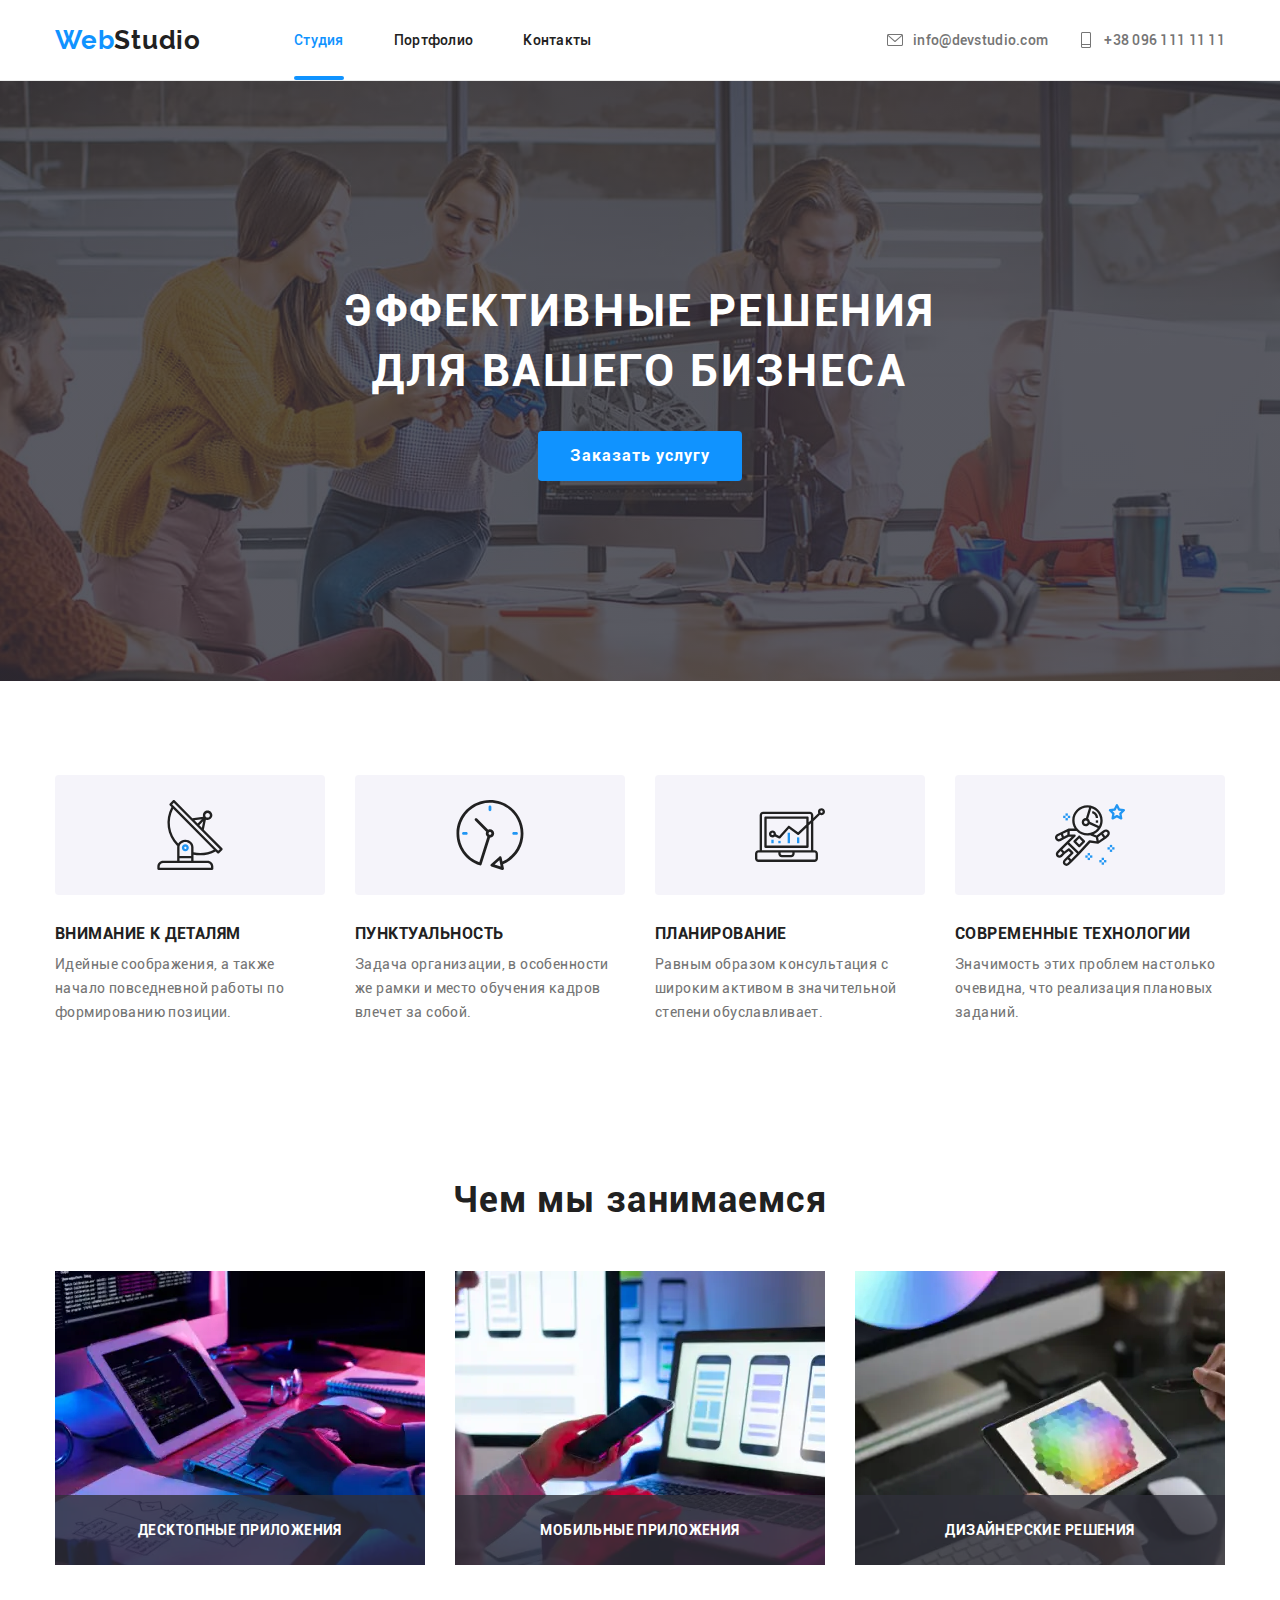
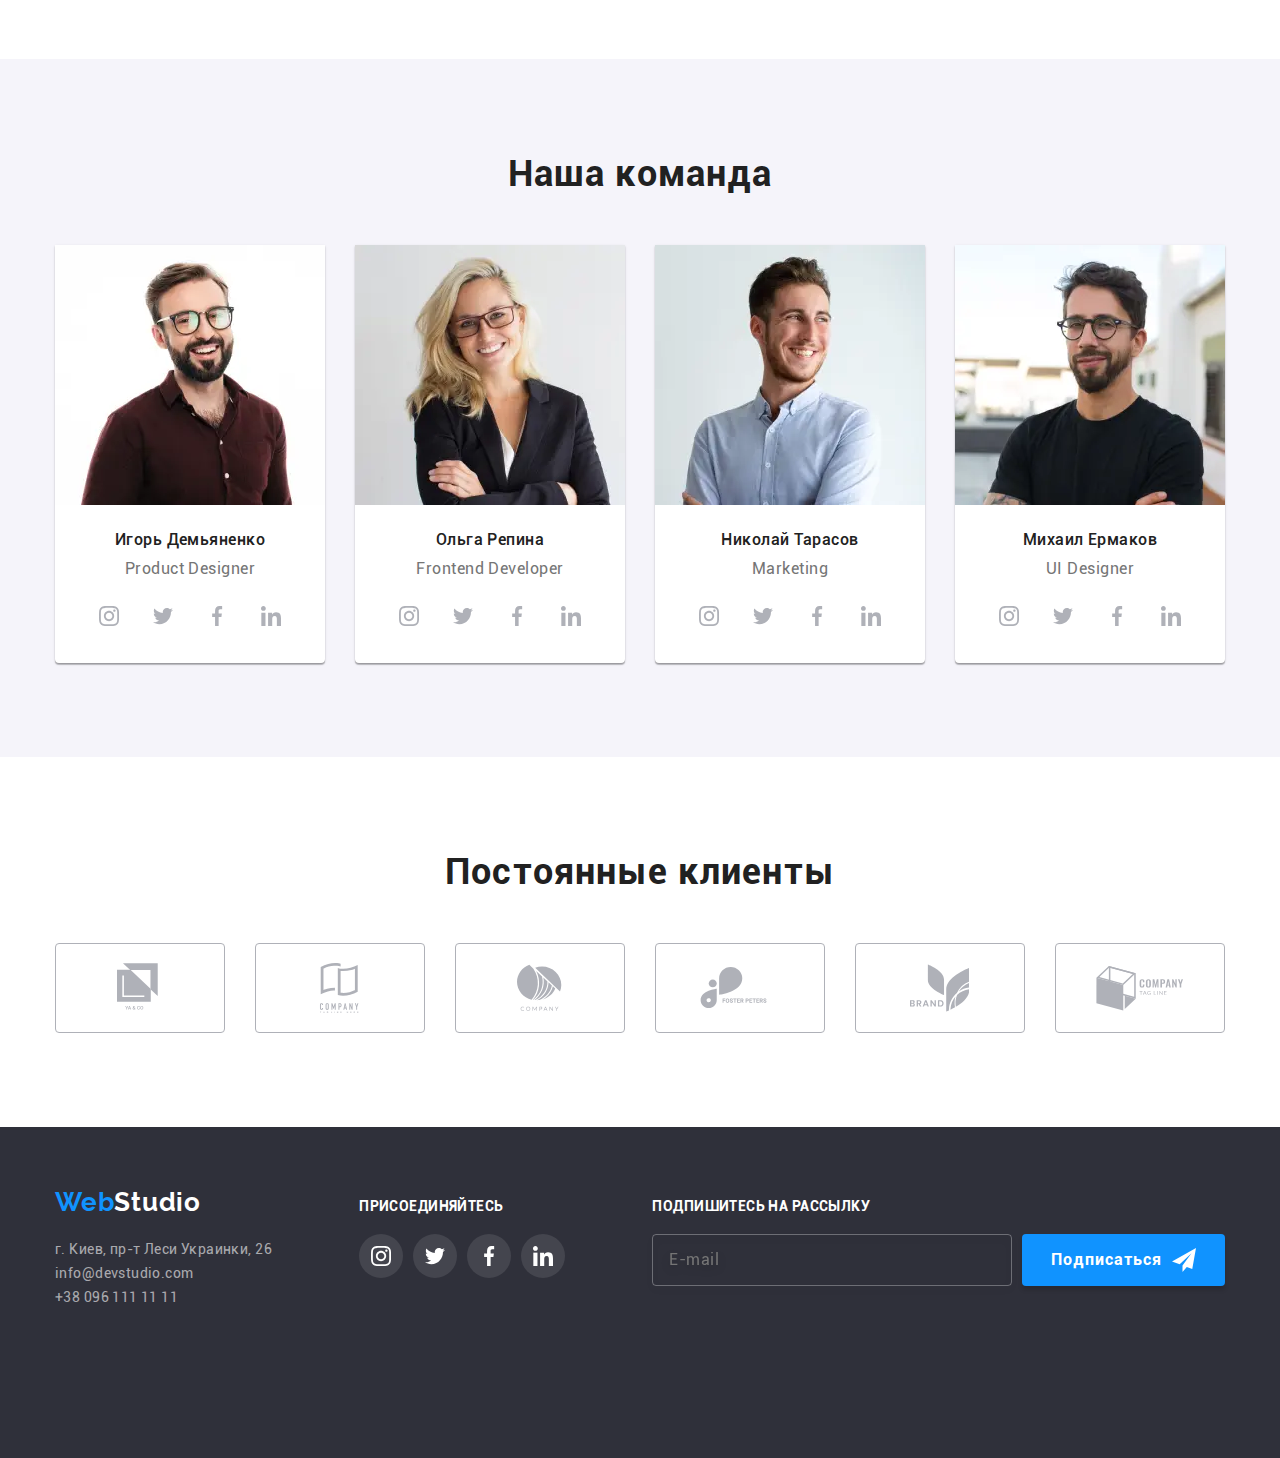
<file: index.html>
<!DOCTYPE html>
    <html lang="ru">

    <head>
        <meta charset="UTF-8">
        <meta name="viewport" content="width=device-width, initial-scale=1.0">
        <title>WebStudio</title>
        <link rel="stylesheet" href="css/normalize.css">
        <link rel="stylesheet" href="css/main.min.css">
    </head>

    <body>
        <header class="header__line">
            <div class="container header__block">
                <a href="index.html" class="header__logo" lang="en"><span>Web</span>Studio</a>
                <nav class="navigation">
                    <ul class="navigation-list">
                        <li class="navigation-list-item"><a href="index.html"
                                class="navigation-list-item-link transition action">Студия</a>
                        </li>
                        <li class="navigation-list-item"><a href="portfolio.html"
                                class="navigation-list-item-link transition">Портфолио</a></li>
                        <li class="navigation-list-item"><a href="#"
                                class="navigation-list-item-link transition">Контакты</a></li>
                    </ul>
                </nav>
                <address class="address">
                    <a href="mailto:info@devstudio.com" class="address-link" lang="en" aria-label="e-mail">
                        <svg class="address-link-icon">
                            <use href="img/header-img/sprite.svg#icon-e-mail-png"></use>
                        </svg>
                        info@devstudio.com
                    </a>
                    <a href="tel:+380961111111" class="address-link" aria-label="телефон">
                        <svg class="address-link-icon">
                            <use href="img/header-img/sprite.svg#icon-phone"></use>
                        </svg>
                        +38 096 111 11 11
                    </a>
                </address>
                <div class="navbars">
                    <button class="btn-open-menu" id="openMenu" type="button">
                        <svg class="openMenu-svg">
                            <use href="./img/burger/sprite.svg#icon-menu"></use>
                        </svg>
                    </button>
                    <nav class="navigation-media" id="menu">
                        <ul class="navigation-media-list">
                            <li class="navigation-media-list-item"><a href="index.html"
                                    class="navigation-media-list-item-link transition action">Студия</a>
                            </li>
                            <li class="navigation-media-list-item"><a href="portfolio.html"
                                    class="navigation-media-list-item-link transition">Портфолио</a></li>
                            <li class="navigation-media-list-item"><a href="#"
                                    class="navigation-media-list-item-link transition">Контакты</a></li>
                            <li class="navigation-media-list-item">
                                <address class="address-media">
                                    <a href="mailto:info@devstudio.com" class="address-media-link" lang="en" aria-label="e-mail">
                                        <svg class="address-link-icon">
                                            <use href="img/header-img/sprite.svg#icon-e-mail-png"></use>
                                        </svg>
                                        info@devstudio.com
                                    </a>
                                    <a href="tel:+380961111111" class="address-media-link" aria-label="телефон">
                                        <svg class="address-link-icon">
                                            <use href="img/header-img/sprite.svg#icon-phone"></use>
                                        </svg>
                                        +38 096 111 11 11
                                    </a>
                                </address>
                            </li>
                        </ul>
                    </nav>
                </div>
            </div>
        </header>
        <!-- HERO -->
        <section class="hero__img">
            <div class="container hero-block">
                <h1 class="hero-title">Эффективные решения <br> для вашего бизнеса</h1>
                <button type="button" class="btn transition" data-modal-open>Заказать услугу</button>
            </div>
        </section>
        <!-- Особенности -->
        <section class="container feature">
            <ul class="feature-list">
                <li class="feature-list-item antenna">
                    <h3 class="feature-list-item-title">Внимание к деталям</h3>
                    <p class="feature-list-item-text">Идейные соображения, а также начало повседневной работы по формированию позиции.</p>
                </li>
                <li class="feature-list-item clock">
                    <h3 class="feature-list-item-title">Пунктуальность</h3>
                    <p class="feature-list-item-text">Задача организации, в особенности же рамки и место обучения кадров влечет за собой.</p>
                </li>
                <li class="feature-list-item diagram">
                    <h3 class="feature-list-item-title">Планирование</h3>
                    <p class="feature-list-item-text">Равным образом консультация с широким активом в значительной степени обуславливает.</p>
                </li>
                <li class="feature-list-item astronaft">
                    <h3 class="feature-list-item-title">Современные технологии</h3>
                    <p class="feature-list-item-text">Значимость этих проблем настолько очевидна, что реализация плановых заданий.</p>
                </li>
            </ul>
        </section>
        <!-- Чем мы занимаемся -->
        <section class="engage__web-none container">
            <h2 class="title">Чем мы занимаемся</h2>
            <ul class="engage-list">
                <li class="engage-list-item">
                    <picture>
                        <source srcset="./img/engage/phone/img-desktop-phone-370.webp 1x, ./img/engage/phone/img-desktop-@x2-740.webp 2x" type="image/webp" media="(min-width: 1200px)">
                            <source srcset="./img/engage/phone/img-desktop-@x2-1.jpg 2x" media="(min-width: 1200px)">

                            <img src="./img/engage/phone/img-desktop-phone.jpg" alt="Десктопные приложения" width="370" height="294">
                    </picture>
                    <p class="engage-list-item-text">Десктопные приложения</p>
                </li>
                <li class="engage-list-item">
                    <picture>
                        <source srcset="img/engage/desktop/img-desktop-computer-370.webp 1x, img/engage/desktop/img-desktop-@x2-740.webp 2x" type="image/webp" media="(min-width: 1200px)">
                            <source srcset="img/engage/desktop/img-desktop-@x2-2.jpg 2x" media="(min-width: 1200px)">
                        <img src="img/engage/desktop/img-desktop-computer.jpg" alt="Мобильные приложения" width="370" height="294">
                    </picture>
                    <p class="engage-list-item-text">Мобильные приложения</p>
                </li>
                <li class="engage-list-item">
                    <picture>
                        <source srcset="img/engage/laptops/img-desktop-laptops-370.webp 1x, img/engage/laptops/img-desktop-@x2-740.webp 2x" type="image/webp" media="(min-width: 1200px)">
                            <source srcset="img/engage/laptops/img-desktop-@x2-3.jpg 2x" media="(min-width: 1200px)">
                        <img src="img/engage/laptops/img-desktop-laptops.jpg"   alt="Дизайнерские решения" width="370" height="294">
                    </picture>
                    <p class="engage-list-item-text">Дизайнерские решения</p>
                </li>
            </ul>
        </section>
        <!-- Наша команда -->
        <section class="command__bg-color command__box">
            <div class="container">
                <h2 class="title">Наша команда</h2>
                <ul class="team-list">
                    <li class="team-list-item">
                        <picture>
                                <source srcset="img/our-team/desktop/igor/img-desktop-Igor-Demyanenko-270.webp 1x, img/our-team/desktop/igor/img-desktop-@x2-540.webp 2x" type="image/webp" media="(min-width: 1200px)">
                                <source srcset="img/our-team/laptop/igor/img-laptop-354.webp 1x, img/our-team/laptop/igor/img-laptop-@x2-708.webp 2x" type="image/webp" media="(min-width: 768px)">
                                <source srcset="img/our-team/mobile/igor/img-mobile-450.webp 1x, img/our-team/mobile/igor/img-mobile-@x2-900.webp 2x" type="image/webp" >
                                <img class="team-photo"  
                                srcset="img/our-team/igor/mobile/img-mobile-1.jpg 450w, 
                                img/our-team/mobile/igor/img-mobile-@x2-1.jpg 900w,
                                img/our-team/laptop/igor/img-laptop-1.jpg 354w,
                                img/our-team/laptop/igor/img-laptop-@x2-1.jpg 708w,
                                img/our-team/desktop/igor/img-desktop-Igor-Demyanenko.jpg 270w, 
                                img/our-team/desktop/igor/img-desktop-@x2-1.jpg 540w"
                                src="img/our-team/mobile/igor/img-mobile-1.jpg" 
                                sizes="(min-width: 1200px) 270px, (min-width: 768px) 354px, 450px " alt="Игорь Демьяненко" width="450" height="460">    
                        </picture>
                        <div class="team-card">
                            <h3 class="team-name">Игорь Демьяненко</h3>
                            <p class="team-text" lang="en">Product Designer</p>
                            <ul class="team-list-icon">
                                <li class="team-list-item-icon"><a href="https://www.instagram.com/" target="_blank"
                                        aria-label="ссылка на инстаграм" class="social-link transition">
                                        <svg class="social-link-icon icon transition">
                                            <use href="img/our-team/sprite.svg#icon-instagram"></use>
                                        </svg>
                                    </a>
                                </li>
                                <li class="team-list-item-icon"><a href="#" target="_blank" aria-label="ссылка на твитер"
                                        class="social-link transition">
                                        <svg class="social-link-icon icon transition">
                                            <use href="img/our-team/sprite.svg#icon-twitter"></use>
                                        </svg>
                                    </a>
                                </li>
                                <li class="team-list-item-icon"><a href="#" target="_blank" aria-label="ссылка на фейсбук"
                                        class="social-link transition">
                                        <svg class="social-link-icon icon transition">
                                            <use href="img/our-team/sprite.svg#icon-facebook"></use>
                                        </svg>
                                    </a>
                                </li>
                                <li class="team-list-item-icon"><a href="#" target="_blank" aria-label="ссылка на линкедин"
                                        class="social-link transition">
                                        <svg class="social-link-icon icon transition">
                                            <use href="img/our-team/sprite.svg#icon-linkedin "></use>
                                        </svg>
                                    </a>
                                </li>
                            </ul>
                        </div>
                    </li>
                    <li class="team-list-item">
                        <picture>
                            <source srcset="img/our-team/desktop/olga/img-desktop-Olga-Repina-270.webp 1x, img/our-team/desktop/olga/img-desktop-@x2-540.webp 2x" type="image/webp" media="(min-width: 1200px)">
                            <source srcset="img/our-team/laptop/olga/img-laptop-354.webp 1x, img/our-team/laptop/olga/img-laptop-@x2-708.webp 2x" type="image/webp" media="(min-width: 768px)">
                            <source srcset="img/our-team/mobile/olga/img-mobile-450.webp 1x, img/our-team/mobile/olga/img-mobile-@x2-900.webp 2x" type="image/webp" >
                            <img class="team-photo"  
                            srcset="img/our-team/olga/mobile/img-mobile-1.jpg 450w,
                            img/our-team/mobile/olga/img-mobile-@x2-1.jpg 900w,
                            img/our-team/laptop/olga/img-laptop-1.jpg 354w, 
                            img/our-team/laptop/olga/img-laptop-@x2-1.jpg 708w,
                            img/our-team/desktop/olga/img-desktop-Olga-Repina.jpg 270w, 
                            img/our-team/desktop/olga/img-desktop-@x2-1.jpg 540w" 
                             src="img/our-team/olga/mobile/img-mobile-1.jpg"
                            sizes="(min-width: 1200px) 270px, (min-width: 768px) 354px, 450px" alt="Ольга Репина" width="450" height="460">    
                    </picture>
                        <div class="team-card">
                            <h3 class="team-name">Ольга Репина</h3>
                            <p class="team-text" lang="en">Frontend Developer</p>
                            <ul class="team-list-icon">
                                <li class="team-list-item-icon"><a href="https://www.instagram.com/" target="_blank"
                                        aria-label="ссылка на инстаграм" class="social-link transition">
                                        <svg class="social-link-icon icon transition">
                                            <use href="img/our-team/sprite.svg#icon-instagram"></use>
                                        </svg>
                                    </a>
                                </li>
                                <li class="team-list-item-icon"><a href="#" target="_blank" aria-label="ссылка на твитер"
                                        class="social-link transition">
                                        <svg class="social-link-icon icon transition">
                                            <use href="img/our-team/sprite.svg#icon-twitter"></use>
                                        </svg>
                                    </a>
                                </li>
                                <li class="team-list-item-icon"><a href="#" target="_blank" aria-label="ссылка на фейсбук"
                                        class="social-link transition">
                                        <svg class="social-link-icon icon transition">
                                            <use href="img/our-team/sprite.svg#icon-facebook"></use>
                                        </svg>
                                    </a>
                                </li>
                                <li class="team-list-item-icon"><a href="#" target="_blank" aria-label="ссылка на линкедин"
                                        class="social-link transition">
                                        <svg class="social-link-icon icon transition">
                                            <use href="img/our-team/sprite.svg#icon-linkedin"></use>
                                        </svg>
                                    </a>
                                </li>
                            </ul>
                        </div>
                    </li>
                    <li class="team-list-item">
                        <picture>
                            <source srcset="img/our-team/desktop/nikolay/img-desktop-Nikolay-Tarasov-270.webp 1x, img/our-team/desktop/nikolay/img-desktop-@x2-540.webp 2x" type="image/webp" media="(min-width: 1200px)">
                            <source srcset="img/our-team/laptop/nikolay/img-laptop-354.webp 1x, img/our-team/laptop/nikolay/img-laptop-@x2-708.webp 2x" type="image/webp" media="(min-width: 768px)">
                            <source srcset="img/our-team/mobile/nikolay/img-mobile-450.webp 1x, img/our-team/mobile/nikolay/img-mobile-@x2-900.webp 2x" type="image/webp" >
                            <img class="team-photo"  
                            srcset="img/our-team/nikolay/mobile/img-mobile-1.jpg 450w, 
                            img/our-team/mobile/nikolay/img-mobile-@x2-1.jpg 900w,
                            img/our-team/laptop/nikolay/img-laptop-1.jpg 354w, 
                            img/our-team/laptop/nikolay/img-laptop-@x2-1.jpg 708w,
                            img/our-team/desktop/nikolay/img-desktop-Nikolay-Tarasov.jpg 270w, 
                            img/our-team/desktop/nikolay/img-desktop-@x2-1.jpg 540w"
                            src="img/our-team/nikolay/mobile/img-mobile-1.jpg"  
                            sizes="(min-width: 1200px) 270px, (min-width: 768px) 354px, 450px" alt="Николай Тарасов" width="450" height="460">    
                    </picture>
                        <div class="team-card">
                            <h3 class="team-name">Николай Тарасов</h3>
                            <p class="team-text" lang="en">Marketing</p>
                            <ul class="team-list-icon">
                                <li class="team-list-item-icon"><a href="https://www.instagram.com/" target="_blank"
                                        aria-label="ссылка на инстаграм" class="social-link transition">
                                        <svg class="social-link-icon icon transition">
                                            <use href="img/our-team/sprite.svg#icon-instagram"></use>
                                        </svg>
                                    </a>
                                </li>
                                <li class="team-list-item-icon"><a href="https://www.instagram.com/" target="_blank"
                                        aria-label="ссылка на твитер" class="social-link transition">
                                        <svg class="social-link-icon icon transition">
                                            <use href="img/our-team/sprite.svg#icon-twitter"></use>
                                        </svg>
                                    </a>
                                </li>
                                <li class="team-list-item-icon"><a href="https://www.instagram.com/" target="_blank"
                                        aria-label="ссылка на фейсбук" class="social-link transition">
                                        <svg class="social-link-icon icon transition">
                                            <use href="img/our-team/sprite.svg#icon-facebook"></use>
                                        </svg>
                                    </a>
                                </li>
                                <li class="team-list-item-icon"><a href="https://www.instagram.com/" target="_blank"
                                        aria-label="ссылка на линкедин" class="social-link transition">
                                        <svg class="social-link-icon icon transition">
                                            <use href="img/our-team/sprite.svg#icon-linkedin"></use>
                                        </svg>
                                    </a>
                                </li>
                            </ul>
                        </div>
                    </li>
                    <li class="team-list-item">
                        <picture>
                            <source srcset="img/our-team/desktop/mikhail/img-desktop-Mikhail-Ermakov-270.webp 1x, img/our-team/desktop/mikhail/img-desktop-@x2-540.webp 2x" type="image/webp" media="(min-width: 1200px)">
                            <source srcset="img/our-team/laptop/mikhail/img-laptop-354.webp 1x, img/our-team/laptop/mikhail/img-laptop-@x2-708.webp 2x" type="image/webp" media="(min-width: 768px)">
                            <source srcset="img/our-team/mobile/mikhail/img-mobile-450.webp 1x, img/our-team/mobile/mikhail/img-mobile-@x2-900.webp 2x" type="image/webp" >
                            <img class="team-photo"  
                            srcset="img/our-team/mikhail/mobile/img-mobile-1.jpg 450w, 
                            img/our-team/mobile/mikhail/img-mobile-@x2-1.jpg 900w,
                            img/our-team/laptop/mikhail/img-laptop-1.jpg 354w, 
                            img/our-team/laptop/mikhail/img-laptop-@x2-1.jpg 708w,
                            img/our-team/desktop/mikhail/img-desktopMikhail-Ermakov.jpg 270w, 
                            img/our-team/desktop/mikhail/img-desktop-@x2-1.jpg 540w" 
                            src="img/our-team/mikhail/mobile/img-mobile-1.jpg"
                            sizes="(min-width: 1200px) 270px, (min-width: 768px) 354px, 450px" alt="" width="450" height="460">    
                    </picture>
                        <div class="team-card">
                            <h3 class="team-name">Михаил Ермаков</h3>
                            <p class="team-text" lang="en">UI Designer</p>
                            <ul class="team-list-icon">
                                <li class="team-list-item-icon"><a href="https://www.instagram.com/" target="_blank"
                                        aria-label="ссылка на инстаграм" class="social-link  transition">
                                        <svg class="social-link-icon icon transition">
                                            <use href="img/our-team/sprite.svg#icon-instagram"></use>
                                        </svg>
                                    </a>
                                </li>
                                <li class="team-list-item-icon"><a href="#" target="_blank" aria-label="ссылка на твитер"
                                        class="social-link transition">
                                        <svg class="social-link-icon icon transition">
                                            <use href="img/our-team/sprite.svg#icon-twitter"></use>
                                        </svg>
                                    </a>
                                </li>
                                <li class="team-list-item-icon"><a href="#" target="_blank" aria-label="ссылка на фейсбук"
                                        class="social-link transition">
                                        <svg class="social-link-icon icon transition">
                                            <use href="img/our-team/sprite.svg#icon-facebook"></use>
                                        </svg>
                                    </a>
                                </li>
                                <li class="team-list-item-icon">
                                    <a href="#" target="_blank" aria-label="ссылка на линкедин"
                                        class="social-link transition">
                                        <svg class="social-link-icon icon transition">
                                            <use href="img/our-team/sprite.svg#icon-linkedin"></use>
                                        </svg>
                                    </a>
                                </li>
                            </ul>
                        </div>
                    </li>
                </ul>
            </div>
        </section>
        <!-- Постоянные клиенты -->
        <section class="container clients">
            <h2 class="title">Постоянные клиенты</h2>
            <ul class="client-list">
                <li class="client-list-item">
                    <a href="#" class="client-item-list-link transition">
                        <svg class="client-item-list-link-icon transition">
                            <use href='img/clients/sprite.svg#icon-logo-1'></use>
                        </svg>
                    </a>
                </li>
                <li class="client-list-item">
                    <a href="#" class="client-item-list-link transition">
                        <svg class="client-item-list-link-icon transition">
                            <use href='img/clients/sprite.svg#icon-logo-2'></use>
                        </svg>
                    </a>
                </li>
                <li class="client-list-item">
                    <a href="#" class="client-item-list-link transition">
                        <svg class="client-item-list-link-icon transition">
                            <use href='img/clients/sprite.svg#icon-logo-3'></use>
                        </svg>
                    </a>
                </li>
                <li class="client-list-item">
                    <a href="#" class="client-item-list-link transition">
                        <svg class="client-item-list-link-icon transition icon-logo-four">
                            <use href='img/clients/sprite.svg#icon-logo-4'></use>
                        </svg>
                    </a>
                </li>
                <li class="client-list-item">
                    <a href="#" class="client-item-list-link transition">
                        <svg class="client-item-list-link-icon transition icon-logo-five">
                            <use href='img/clients/sprite.svg#icon-logo-5'></use>
                        </svg>
                    </a>
                </li>
                <li class="client-list-item">
                    <a href="#" class="client-item-list-link transition">
                        <svg class="client-item-list-link-icon transition icon-logo-six">
                            <use href='img/clients/sprite.svg#icon-logo-6'></use>
                        </svg>
                    </a>
                </li>
            </ul>
        </section>
        <!-- Подвал -->
        <footer class="footer__bg-color">
            <div class="container footer__padding">
                <ul class="basement-list">
                    <li  class="basement-list-item">
                        <a href="index.html" class="footer__logo" lang="en"><span>Web</span>Studio</a>

                        <ul class="footer-list">
                            <li class="footer-list-item">
                                <a href="https://goo.gl/maps/f4CxtmbZ2HZMkBD38" target="_blank" aria-label="адрес"
                                    class="footer-list-item-link transition">г. Киев,
                                    пр-т Леси Украинки, 26</a>
                            </li>
                            <li class="footer-list-item">
                                <a href="mailto:info@devstudio.com" lang="en" class="footer-list-item-link transition"
                                    aria-label="e-mail">
                                    info@devstudio.com</a>
                            </li>
                            <li class="footer-list-item">
                                <a href="tel:+380961111111" class="footer-list-item-link transition" aria-label="телефон">
                                    +38 096 111 11 11</a>
                            </li>
                        </ul>
                    </li>
                    <li class="basement-list-item">
                        <p class="social-list-item">присоединяйтесь</p>
                        <ul class="social-list-icon">
                            <li class="social-list-items"><a href="https://www.instagram.com/" target="_blank"
                                    aria-label="ссылка на инстаграм" class="footer-social-link social-link transition">
                                    <svg class="footer-social-link-icon social-link-icon icon transition">
                                        <use href="img/our-team/sprite.svg#icon-instagram"></use>
                                    </svg>
                                </a></li>
                            <li class="social-list-items"><a href="https://twitter.com/?lang=ru" target="_blank"
                                    aria-label="ссылка на твитер" class="footer-social-link social-link transition">
                                    <svg class="footer-social-link-icon social-link-icon icon transition">
                                        <use href="img/our-team/sprite.svg#icon-twitter"></use>
                                    </svg>
                                </a></li>
                            <li class="social-list-items"><a href="https://www.facebook.com/" target="_blank"
                                    aria-label="ссылка на фейсбук" class="footer-social-link social-link transition">
                                    <svg class="footer-social-link-icon social-link-icon icon transition">
                                        <use href="img/our-team/sprite.svg#icon-facebook"></use>
                                    </svg>
                                </a></li>
                            <li class="social-list-items"><a href="https://www.linkedin.com/" target="_blank"
                                    aria-label="ссылка на линкедин" class="footer-social-link social-link transition">
                                    <svg class="footer-social-link-icon social-link-icon icon transition">
                                        <use href="img/our-team/sprite.svg#icon-linkedin"></use>
                                    </svg>
                                </a></li>
                        </ul>
                    </li>
                    <li class="basement-list-item">
                        <p class="e-mail__text">Подпишитесь на рассылку</p>
                        <form action="#" class="e-mail-list">
                            <input type="email" name="email" required placeholder="E-mail"
                                class="e-mail-list-input">
                            <button type="submit" class="e-mail-list-btn btn transition">Подписаться
                                <svg class="e-mail-list-icon">
                                    <use href="img/header-img/sprite.svg#icon-telegram"></use>
                                </svg>
                            </button>
                        </form>
                    </li>
                </ul>
            </div>
        </footer>
        <section>
            <div class="form backdrop is-hidden transition" data-modal>
                <div class="modal">
                    <button type="button" class="btn-close transition" data-modal-close>
                        <svg class="form-btn-close transition">
                            <use href="img/header-img/sprite.svg#icon-close"></use>
                        </svg>
                    </button>
                    <h3>Оставьте свои данные, мы вам перезвоним</h3>
                    <form action="#" class="form-form">
                        <label for="form-name" class="form-name">Имя</label>
                        <div class="form-label">
                            <svg class="form-icon">
                                <use href="img/header-img/sprite.svg#icon-user"></use>
                            </svg>
                            <input type="text" required name="user-name" placeholder="Имя*" id="form-name"
                                class="form-input">
                        </div>
                        <label for="form-tel" class="form-name">Телефон </label>
                        <div class="form-label">
                            <svg class="form-icon">
                                <use href="img/header-img/sprite.svg#icon-telephone"></use>
                            </svg>
                            <input type="tel" name="user-phone" required placeholder="Телефон*" id="form-tel"
                                class="form-input" />
                        </div>
                        <label for="form-email" class="form-name">E-mail</label>
                        <div class="form-label">
                            <svg class="form-icon">
                                <use href="img/header-img/sprite.svg#icon-email"></use>
                            </svg>
                            <input type="email" required name="user-email" placeholder="testtest@test.com*"
                                class="form-input" id="form-email">
                        </div>

                        <label for="form-comment" class="form-label">
                            <span class="form-name">Комментарий</span>
                            <textarea name="user-message" placeholder="Оставьте комментарий" id="form-comment"
                                class="form__comment"></textarea>
                        </label>
                        <div class="checked">
                            <input type="checkbox" name="user-checkbox" id="form__checkbox" class="form-checkbox-input"
                                value="Соглашаюсь с рассылкой и принимаю Условия договора" required>
                            <label for="form__checkbox" class="form-label form-checkbox-label">
                                Соглашаюсь с рассылкой и принимаю <a href="#" target="_blank">Условия договора</a>
                            </label>
                        </div>

                        <button type="submit" class="btn btn-send">Отправить</button>
                    </form>
                </div>
            </div>
        </section>
        <script src="./js/modal.js"></script>
        <script src="./js/burger.js"></script>
    </body>
    </html>
</file>
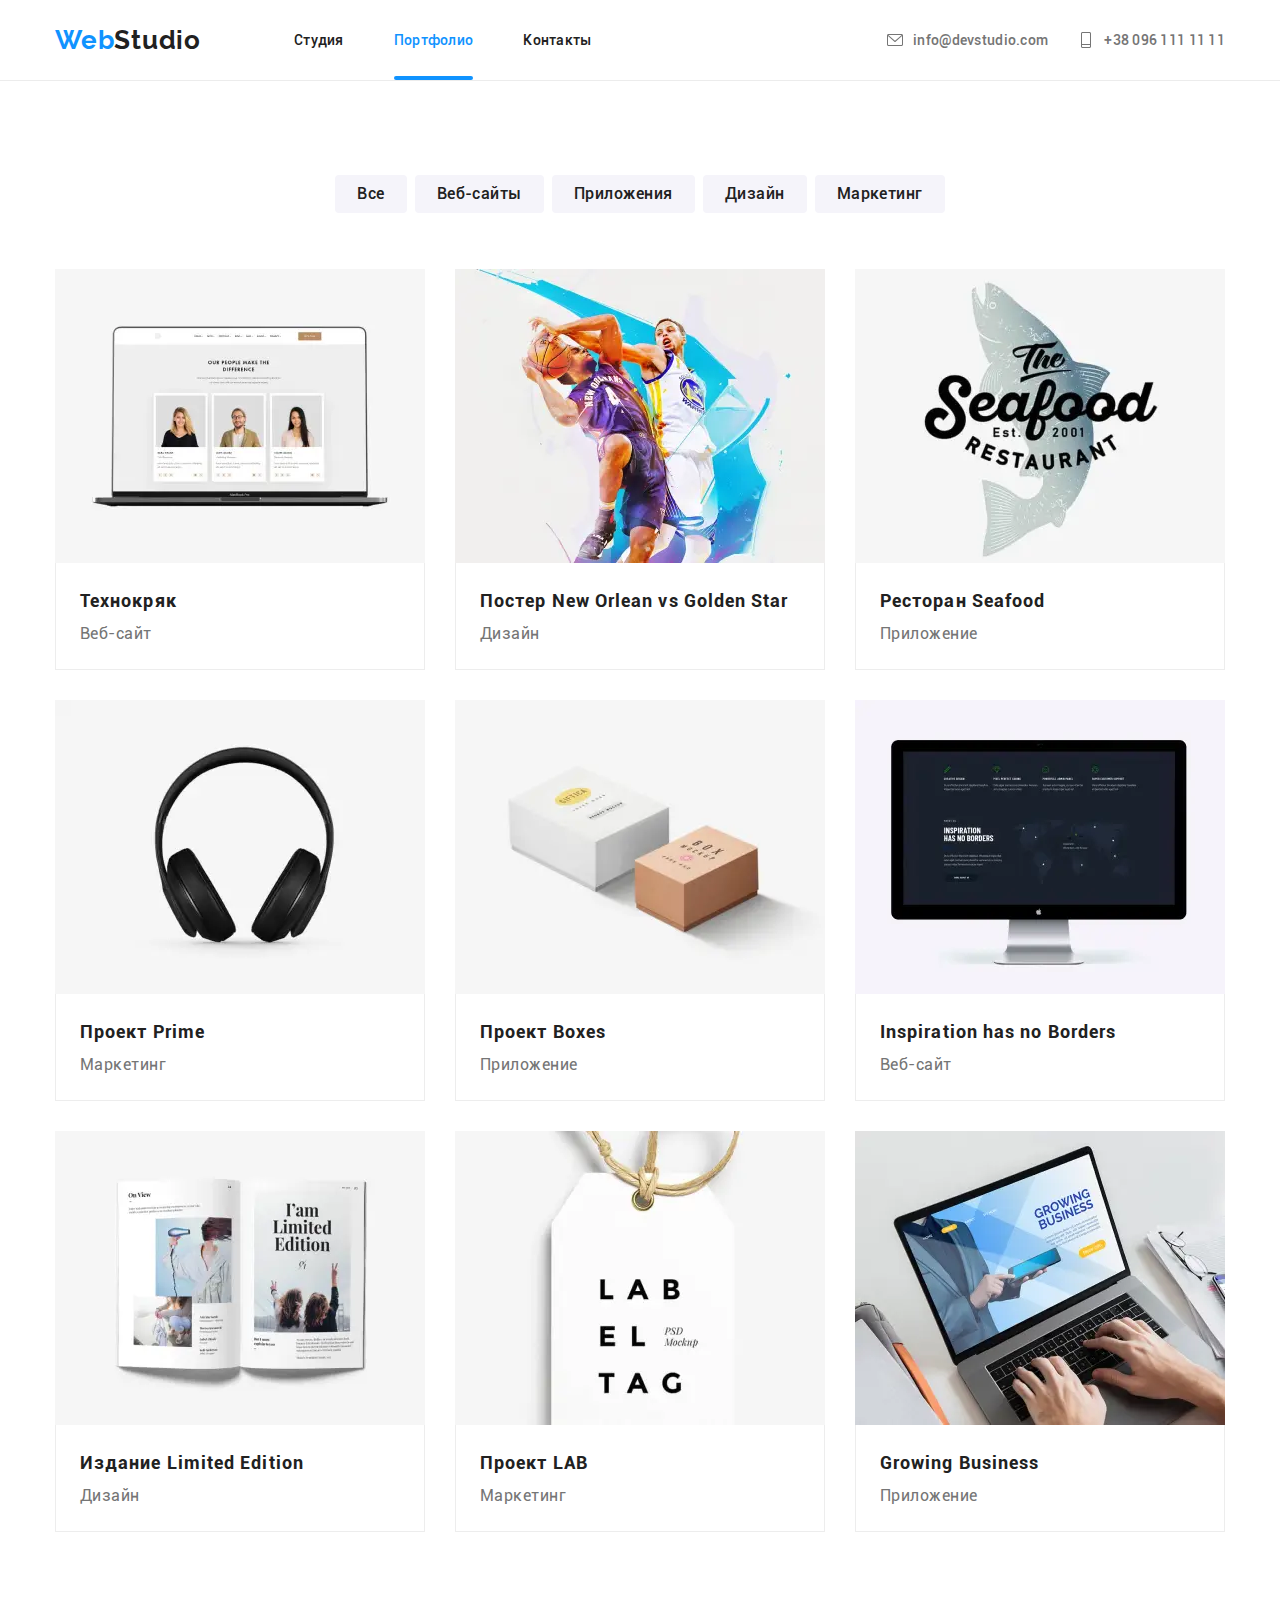
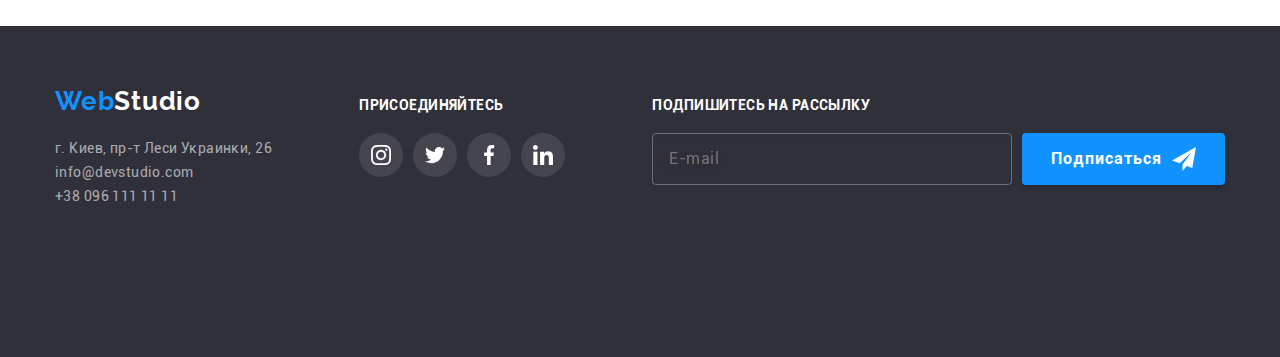
<file: portfolio.html>
<!DOCTYPE html>
<html lang="ru">

<head>
    <meta charset="UTF-8">
    <meta name="viewport" content="width=device-width, initial-scale=1.0">
    <title>Portfolio</title>
    <link rel="stylesheet" href="css/normalize.css">
    <link rel="stylesheet" href="css/portfolio.min.css">
</head>

<body>
    <header class="header__line">
        <div class="container header__block">
            <a href="index.html" class="header__logo" lang="en"><span>Web</span>Studio</a>
            <nav class="navigation">
                <ul class="navigation-list">
                    <li class="navigation-list-item"><a href="index.html"
                            class="navigation-list-item-link transition">Студия</a>
                    </li>
                    <li class="navigation-list-item"><a href="portfolio.html"
                            class="navigation-list-item-link transition action">Портфолио</a></li>
                    <li class="navigation-list-item"><a href="#"
                            class="navigation-list-item-link transition">Контакты</a></li>
                </ul>
            </nav>
            <address class="address">
                <a href="mailto:info@devstudio.com" class="address-link" lang="en" aria-label="e-mail">
                    <svg class="address-link-icon">
                        <use href="img/header-img/sprite.svg#icon-e-mail-png"></use>
                    </svg>
                    info@devstudio.com
                </a>
                <a href="tel:+380961111111" class="address-link" aria-label="телефон">
                    <svg class="address-link-icon">
                        <use href="img/header-img/sprite.svg#icon-phone"></use>
                    </svg>
                    +38 096 111 11 11
                </a>
            </address>
            <div class="navbars">
                <button class="btn-open-menu" id="openMenu" type="button">
                    <svg class="openMenu-svg">
                        <use href="./img/burger/sprite.svg#icon-menu"></use>
                    </svg>
                </button>
                <nav class="navigation-media" id="menu">
                    <ul class="navigation-media-list">
                        <li class="navigation-media-list-item"><a href="index.html"
                                class="navigation-media-list-item-link transition ">Студия</a>
                        </li>
                        <li class="navigation-media-list-item"><a href="portfolio.html"
                                class="navigation-media-list-item-link transition action">Портфолио</a></li>
                        <li class="navigation-media-list-item"><a href="#"
                                class="navigation-media-list-item-link transition">Контакты</a></li>
                        <li class="navigation-media-list-item">
                            <address class="address-media">
                                <a href="mailto:info@devstudio.com" class="address-media-link" lang="en" aria-label="e-mail">
                                    <svg class="address-link-icon">
                                        <use href="img/header-img/sprite.svg#icon-e-mail-png"></use>
                                    </svg>
                                    info@devstudio.com
                                </a>
                                <a href="tel:+380961111111" class="address-media-link" aria-label="телефон">
                                    <svg class="address-link-icon">
                                        <use href="img/header-img/sprite.svg#icon-phone"></use>
                                    </svg>
                                    +38 096 111 11 11
                                </a>
                            </address>
                        </li>
                    </ul>
                   
                </nav>
            </div>
        </div>
    </header>
    <section class="container filters">
        <div class="filters-div">
            <button type="button" class="filters-btn btn transition">Все</button>
            <button type="button" class="filters-btn btn transition">Веб-сайты</button>
            <button type="button" class="filters-btn btn transition">Приложения</button>
            <button type="button" class="filters-btn btn transition">Дизайн</button>
            <button type="button" class="filters-btn btn transition">Маркетинг</button>
        </div>
        <ul class="portfolio-list">
            <li class="portfolio-list-item">
                <a href="#">
                    <div class="project-block">
                      <picture>
                        <source srcset="./img/portfolio/desktop/one/img-desktop-370.webp 1x, ./img/portfolio/desktop/one/img-desktop@x2-740.webp 2x" type="image/webp" media="(min-width: 1200px)">
                        <source srcset="./img/portfolio/laptop/one/img-laptop-354.webp 1x, ./img/portfolio/laptop/one/img-laptop@x2-708.webp 2x" type="image/webp" media="(min-width: 768px)">
                        <source srcset="./img/portfolio/mobile/one/img-mobile-450.webp 1x, ./img/portfolio/mobile/one/img-mobile@x2-900.webp 2x" type="image/webp"  >
                       
                        <img  srcset="./img/portfolio/mobile/one/img-mobile-1.jpg 450w, ./img/portfolio/mobile/one/img-mobile@x2-1.jpg 900w, 
                        ./img/portfolio/laptop/one/img-laptop-1.jpg 354w, ./img/portfolio/laptop/one/img-laptop@x2-1.jpg 708w,
                        ./img/portfolio/desktop/one/img-desktop-1.jpg 370w, ./img/portfolio/desktop/one/img-desktop@x2-1.jpg 740w" 
                        src="./img/portfolio/mobile/one/img-mobile-1.jpg"  
                        sizes="(min-width: 1200px) 270px, (min-width: 768px) 354px, 450px"  alt=" галерея" width="450" height="294">
                      </picture>
                        <div class="project-hover transition">
                            <p class="project__text-hover">
                                Технокряк это современная 
                                площадка распространения
                                коронавируса. Компании 
                                используют эту платформу для 
                                цифрового шпионажа и атак на 
                                защищённые сервера конкурентов.
                            </p>
                        </div>
                    </div>
                    <div class="project__block-text">
                        <h2>Технокряк</h2>
                        <p>Веб-сайт</p>
                    </div>
                </a>
            </li>
            <li class="portfolio-list-item">
                <a href="#">
                    <div class="project-block">
                        <picture>
                            <source srcset="./img/portfolio/desktop/two/img-desktop-370.webp 1x, ./img/portfolio/desktop/two/img-desktop@x2-740.webp 2x" type="image/webp" media="(min-width: 1200px)">
                            <source srcset="./img/portfolio/laptop/two/img-laptop-354.webp 1x, ./img/portfolio/laptop/two/img-laptop@x2-708.webp 2x" type="image/webp" media="(min-width: 768px)">
                            <source srcset="./img/portfolio/mobile/two/img-mobile-450.webp 1x, ./img/portfolio/mobile/two/img-mobile@x2-900.webp 2x" type="image/webp"  >
                           
                                <img srcset="./img/portfolio/mobile/two/img-mobile-1.jpg 450w, ./img/portfolio/mobile/two/img-mobile@x2-1.jpg 900w,
                            ./img/portfolio/laptop/two/img-laptop-1.jpg 354w, ./img/portfolio/laptop/two/img-laptop@x2-1.jpg 708w,
                            ./img/portfolio/desktop/two/img-desktop-1.jpg 370w, ./img/portfolio/desktop/two/img-desktop@x2-1.jpg 740w" 
                            src="./img/portfolio/mobile/two/img-mobile-1.jpg"
                            sizes="(min-width: 1200px) 270px, (min-width: 768px) 354px, 450px"  alt=" галерея" width="450" height="294">
                          </picture>
                        <div class="project-hover transition">
                            <p class="project__text-hover">
                                Технокряк это современная 
                                площадка распространения 
                                коронавируса. Компании 
                                используют эту платформу для 
                                цифрового шпионажа и атак на 
                                защищённые сервера конкурентов.
                            </p>
                        </div>
                    </div>
                    <div class="project__block-text">
                        <h2>Постер New Orlean vs Golden Star</h2>
                        <p>Дизайн</p>
                    </div>
                </a>
            </li>
            <li class="portfolio-list-item">
                <a href="#">
                    <div class="project-block">
                        <picture>
                            <source srcset="./img/portfolio/desktop/three/img-desktop-370.webp 1x, ./img/portfolio/desktop/three/img-desktop@x2-740.webp 2x" type="image/webp" media="(min-width: 1200px)">
                            <source srcset="./img/portfolio/laptop/three/img-laptop-354.webp 1x, ./img/portfolio/laptop/three/img-laptop@x2-708.webp 2x" type="image/webp" media="(min-width: 768px)">
                            <source srcset="./img/portfolio/mobile/three/img-mobile-450.webp 1x, ./img/portfolio/mobile/three/img-mobile@x2-900.webp 2x" type="image/webp"  >
                           
                                <img  srcset="./img/portfolio/mobile/three/img-mobile-1.jpg 450w, ./img/portfolio/mobile/three/img-mobile@x2-1.jpg 900w,
                            ./img/portfolio/laptop/three/img-laptop-1.jpg 354w, ./img/portfolio/laptop/three/img-laptop@x2-1.jpg 708w,
                            ./img/portfolio/desktop/three/img-desktop-1.jpg 370w, ./img/portfolio/desktop/three/img-desktop@x2-1.jpg 740w" 
                            src="./img/portfolio/mobile/three/img-mobile-1.jpg"
                            sizes="(min-width: 1200px) 270px, (min-width: 768px) 354px, 450px"  alt=" галерея" width="450" height="294">
                          </picture>
                        <div class="project-hover transition">
                            <p class="project__text-hover">
                                Технокряк это современная 
                                площадка распространения 
                                коронавируса. Компании 
                                используют эту платформу для 
                                цифрового шпионажа и атак на 
                                защищённые сервера конкурентов.
                            </p>
                        </div>
                    </div>
                    <div class="project__block-text">
                        <h2>Ресторан Seafood</h2>
                        <p>Приложение</p>
                    </div>
                </a>
            </li>
            <li class="portfolio-list-item">
                <a href="#">
                    <div class="project-block">
                        <picture>
                            <source srcset="./img/portfolio/desktop/four/img-desktop-370.webp 1x, ./img/portfolio/desktop/four/img-desktop@x2-740.webp 2x" type="image/webp" media="(min-width: 1200px)">
                            <source srcset="./img/portfolio/laptop/four/img-laptop-354.webp 1x, ./img/portfolio/laptop/four/img-laptop@x2-708.webp 2x" type="image/webp" media="(min-width: 768px)">
                            <source srcset="./img/portfolio/mobile/four/img-mobile-450.webp 1x, ./img/portfolio/mobile/four/img-mobile@x2-900.webp 2x" type="image/webp"  >
                           
                                <img srcset="./img/portfolio/mobile/four/img-mobile-1.jpg 450w, ./img/portfolio/mobile/four/img-mobile@x2-1.jpg 900w,
                            ./img/portfolio/laptop/four/img-laptop-1.jpg 354w, ./img/portfolio/laptop/four/img-laptop@x2-1.jpg 708w,
                            ./img/portfolio/desktop/four/img-desktop-1.jpg 370w, ./img/portfolio/desktop/four/img-desktop@x2-1.jpg 740w" 
                            src="./img/portfolio/mobile/four/img-mobile-1.jpg"
                            sizes="(min-width: 1200px) 270px, (min-width: 768px) 354px, 450px"  alt=" галерея" width="450" height="294">
                          </picture>
                        <div class="project-hover transition">
                            <p class="project__text-hover">
                                Технокряк это современная 
                                площадка распространения 
                                коронавируса. Компании 
                                используют эту платформу для 
                                цифрового шпионажа и атак на 
                                защищённые сервера конкурентов.
                            </p>
                        </div>
                    </div>
                    <div class="project__block-text">
                        <h2>Проект Prime</h2>
                        <p>Маркетинг</p>
                    </div>
                </a>
            </li>
            <li class="portfolio-list-item">
                <a href="#">
                    <div class="project-block">
                        <picture>
                            <source srcset="./img/portfolio/desktop/five/img-desktop-370.webp 1x, ./img/portfolio/desktop/five/img-desktop@x2-740.webp 2x" type="image/webp" media="(min-width: 1200px)">
                            <source srcset="./img/portfolio/laptop/five/img-laptop-354.webp 1x, ./img/portfolio/laptop/five/img-laptop@x2-708.webp 2x" type="image/webp" media="(min-width: 768px)">
                            <source srcset="./img/portfolio/mobile/five/img-mobile-450.webp 1x, ./img/portfolio/mobile/five/img-mobile@x2-900.webp 2x" type="image/webp"  >
                           
                                <img srcset="./img/portfolio/mobile/five/img-mobile-1.jpg 450w, ./img/portfolio/mobile/five/img-mobile@x2-1.jpg 900w,
                            ./img/portfolio/laptop/five/img-laptop-1.jpg 354w, ./img/portfolio/laptop/five/img-laptop@x2-1.jpg 708w,
                            ./img/portfolio/desktop/five/img-desktop-1.jpg 370w, ./img/portfolio/desktop/five/img-desktop@x2-1.jpg 740w"
                            src="./img/portfolio/mobile/five/img-mobile-1.jpg" 
                            sizes="(min-width: 1200px) 270px, (min-width: 768px) 354px, 450px"  alt=" галерея" width="450" height="294">
                          </picture>
                        <div class="project-hover transition">
                            <p class="project__text-hover">
                                Технокряк это современная 
                                площадка распространения 
                                коронавируса. Компании 
                                используют эту платформу для 
                                цифрового шпионажа и атак на 
                                защищённые сервера конкурентов.
                            </p>
                        </div>
                    </div>
                    <div class="project__block-text">
                        <h2>Проект Boxes</h2>
                        <p>Приложение</p>
                    </div>
                </a>
            </li>
            <li class="portfolio-list-item">
                <a href="#">
                    <div class="project-block">
                        <picture>
                            <source srcset="./img/portfolio/desktop/six/img-desktop-370.webp 1x, ./img/portfolio/desktop/six/img-desktop@x2-740.webp 2x" type="image/webp" media="(min-width: 1200px)">
                            <source srcset="./img/portfolio/laptop/six/img-laptop-354.webp 1x, ./img/portfolio/laptop/six/img-laptop@x2-708.webp 2x" type="image/webp" media="(min-width: 768px)">
                            <source srcset="./img/portfolio/mobile/six/img-mobile-450.webp 1x, ./img/portfolio/mobile/six/img-mobile@x2-900.webp 2x" type="image/webp"  >
                           
                                <img srcset="./img/portfolio/mobile/six/img-mobile-1.jpg 450w, ./img/portfolio/mobile/six/img-mobile@x2-1.jpg 900w,
                            ./img/portfolio/laptop/six/img-laptop-1.jpg 354w, ./img/portfolio/laptop/six/img-laptop@x2-1.jpg 708w,
                            ./img/portfolio/desktop/six/img-desktop-1.jpg 370w, ./img/portfolio/desktop/six/img-desktop@x2-1.jpg 740w" 
                            src="./img/portfolio/mobile/six/img-mobile-1.jpg"
                            sizes="(min-width: 1200px) 270px, (min-width: 768px) 354px, 450px"  alt=" галерея" width="450" height="294">
                          </picture>
                        <div class="project-hover transition">
                            <p class="project__text-hover">
                                Технокряк это современная 
                                площадка распространения 
                                коронавируса. Компании 
                                используют эту платформу для 
                                цифрового шпионажа и атак на 
                                защищённые сервера конкурентов.
                            </p>
                        </div>
                    </div>
                    <div class="project__block-text">
                        <h2>Inspiration has no Borders</h2>
                        <p>Веб-сайт</p>
                    </div>
                </a>
            </li>
            <li class="portfolio-list-item">
                <a href="#">
                    <div class="project-block">
                        <picture>
                            <source srcset="./img/portfolio/desktop/seven/img-desktop-370.webp 1x, ./img/portfolio/desktop/seven/img-desktop@x2-740.webp 2x" type="image/webp" media="(min-width: 1200px)">
                            <source srcset="./img/portfolio/laptop/seven/img-laptop-354.webp 1x, ./img/portfolio/laptop/seven/img-laptop@x2-708.webp 2x" type="image/webp" media="(min-width: 768px)">
                            <source srcset="./img/portfolio/mobile/seven/img-mobile-450.webp 1x, ./img/portfolio/mobile/seven/img-mobile@x2-900.webp 2x" type="image/webp"  >
                           
                                <img srcset="./img/portfolio/mobile/seven/img-mobile-1.jpg 450w, ./img/portfolio/mobile/seven/img-mobile@x2-1.jpg 900w,
                            ./img/portfolio/laptop/seven/img-laptop-1.jpg 354w, ./img/portfolio/laptop/seven/img-laptop@x2-1.jpg 708w,
                            ./img/portfolio/desktop/seven/img-desktop-1.jpg 370w, ./img/portfolio/desktop/seven/img-desktop@x2-1.jpg 740w" 
                            src="./img/portfolio/mobile/seven/img-mobile-1.jpg"
                            sizes="(min-width: 1200px) 270px, (min-width: 768px) 354px, 450px"  alt=" галерея" width="450" height="294">
                          </picture>
                        <div class="project-hover transition">
                            <p class="project__text-hover">
                                Технокряк это современная 
                                площадка распространения 
                                коронавируса. Компании 
                                используют эту платформу для 
                                цифрового шпионажа и атак на 
                                защищённые сервера конкурентов.
                            </p>
                        </div>
                    </div>
                    <div class="project__block-text">
                        <h2>Издание Limited Edition</h2>
                        <p>Дизайн</p>
                    </div>
                </a>
            </li>
            <li class="portfolio-list-item">
                <a href="#">
                    <div class="project-block">
                        <picture>
                            <source srcset="./img/portfolio/desktop/eight/img-desktop-370.webp 1x, ./img/portfolio/desktop/eight/img-desktop@x2-740.webp 2x" type="image/webp" media="(min-width: 1200px)">
                            <source srcset="./img/portfolio/laptop/eight/img-laptop-354.webp 1x, ./img/portfolio/laptop/eight/img-laptop@x2-708.webp 2x" type="image/webp" media="(min-width: 768px)">
                            <source srcset="./img/portfolio/mobile/eight/img-mobile-450.webp 1x, ./img/portfolio/mobile/eight/img-mobile@x2-900.webp 2x" type="image/webp"  >
                           
                                <img srcset="./img/portfolio/mobile/eight/img-mobile-1.jpg 450w, ./img/portfolio/mobile/eight/img-mobile@x2-1.jpg 900w,
                            ./img/portfolio/laptop/eight/img-laptop-1.jpg 354w, ./img/portfolio/laptop/eight/img-laptop@x2-1.jpg 708w,
                            ./img/portfolio/desktop/eight/img-desktop-1.jpg 370w, ./img/portfolio/desktop/eight/img-desktop@x2-1.jpg 740w"
                            src="./img/portfolio/mobile/eight/img-mobile-1.jpg"
                            sizes="(min-width: 1200px) 270px, (min-width: 768px) 354px, 450px"  alt=" галерея" width="450" height="294">
                          </picture>
                        <div class="project-hover transition">
                            <p class="project__text-hover">
                                Технокряк это современная 
                                площадка распространения 
                                коронавируса. Компании 
                                используют эту платформу для 
                                цифрового шпионажа и атак на 
                                защищённые сервера конкурентов.
                            </p>
                        </div>
                    </div>
                    <div class="project__block-text">
                        <h2>Проект LAB</h2>
                        <p>Маркетинг</p>
                    </div>
                </a>
            </li>
            <li class="portfolio-list-item">
                <a href="#">
                    <div class="project-block">
                        <picture>
                            <source srcset="./img/portfolio/desktop/nine/img-desktop-370.webp 1x, ./img/portfolio/desktop/nine/img-desktop@x2-740.webp 2x" type="image/webp" media="(min-width: 1200px)">
                            <source srcset="./img/portfolio/laptop/nine/img-laptop-354.webp 1x, ./img/portfolio/laptop/nine/img-laptop@x2-708.webp 2x" type="image/webp" media="(min-width: 768px)">
                            <source srcset="./img/portfolio/mobile/nine/img-mobile-450.webp 1x, ./img/portfolio/mobile/nine/img-mobile@x2-900.webp 2x" type="image/webp"  >
                           
                                <img srcset="./img/portfolio/mobile/nine/img-mobile-1.jpg 450w, ./img/portfolio/mobile/nine/img-mobile@x2-1.jpg 900w,
                            ./img/portfolio/laptop/nine/img-laptop-1.jpg 354w, ./img/portfolio/laptop/nine/img-laptop@x2-1.jpg 708w,
                            ./img/portfolio/desktop/nine/img-desktop-1.jpg 370w, ./img/portfolio/desktop/nine/img-desktop@x2-1.jpg 740w" 
                            src="./img/portfolio/mobile/nine/img-mobile-1.jpg"
                            sizes="(min-width: 1200px) 270px, (min-width: 768px) 354px, 450px"  alt=" галерея" width="450" height="294">
                          </picture>
                        <div class="project-hover transition">
                            <p class="project__text-hover">
                                Технокряк это современная 
                                площадка распространения 
                                коронавируса. Компании 
                                используют эту платформу для 
                                цифрового шпионажа и атак на 
                                защищённые сервера конкурентов.
                            </p>
                        </div>
                    </div>
                    <div class="project__block-text">
                        <h2>Growing Business</h2>
                        <p>Приложение</p>
                    </div>
                </a>
            </li>
        </ul>
    </section>
    <footer class="footer__bg-color">
        <div class="container footer__padding">
            <ul class="basement-list">
                <li  class="basement-list-item">
                    <a href="index.html" class="footer__logo" lang="en"><span>Web</span>Studio</a>

                    <ul class="footer-list">
                        <li class="footer-list-item">
                            <a href="https://goo.gl/maps/f4CxtmbZ2HZMkBD38" target="_blank" aria-label="адрес"
                                class="footer-list-item-link transition">г. Киев,
                                пр-т Леси Украинки, 26</a>
                        </li>
                        <li class="footer-list-item">
                            <a href="mailto:info@devstudio.com" lang="en" class="footer-list-item-link transition"
                                aria-label="e-mail">
                                info@devstudio.com</a>
                        </li>
                        <li class="footer-list-item">
                            <a href="tel:+380961111111" class="footer-list-item-link transition" aria-label="телефон">
                                +38 096 111 11 11</a>
                        </li>
                    </ul>
                </li>
                <li class="basement-list-item">
                    <p class="social-list-item">присоединяйтесь</p>
                    <ul class="social-list-icon">
                        <li class="social-list-items"><a href="https://www.instagram.com/" target="_blank"
                                aria-label="ссылка на инстаграм" class="footer-social-link social-link transition">
                                <svg class="footer-social-link-icon social-link-icon icon transition">
                                    <use href="img/our-team/sprite.svg#icon-instagram"></use>
                                </svg>
                            </a></li>
                        <li class="social-list-items"><a href="https://twitter.com/?lang=ru" target="_blank"
                                aria-label="ссылка на твитер" class="footer-social-link social-link transition">
                                <svg class="footer-social-link-icon social-link-icon icon transition">
                                    <use href="img/our-team/sprite.svg#icon-twitter"></use>
                                </svg>
                            </a></li>
                        <li class="social-list-items"><a href="https://www.facebook.com/" target="_blank"
                                aria-label="ссылка на фейсбук" class="footer-social-link social-link transition">
                                <svg class="footer-social-link-icon social-link-icon icon transition">
                                    <use href="img/our-team/sprite.svg#icon-facebook"></use>
                                </svg>
                            </a></li>
                        <li class="social-list-items"><a href="https://www.linkedin.com/" target="_blank"
                                aria-label="ссылка на линкедин" class="footer-social-link social-link transition">
                                <svg class="footer-social-link-icon social-link-icon icon transition">
                                    <use href="img/our-team/sprite.svg#icon-linkedin"></use>
                                </svg>
                            </a></li>
                    </ul>
                </li>
                <li class="basement-list-item">
                    <p class="e-mail__text">Подпишитесь на рассылку</p>
                    <form action="#" class="e-mail-list">
                        <input type="email" name="email" required placeholder="E-mail"
                            class="e-mail-list-input">
                        <button type="submit" class="e-mail-list-btn btn transition">Подписаться
                            <svg class="e-mail-list-icon">
                                <use href="img/header-img/sprite.svg#icon-telegram"></use>
                            </svg>
                        </button>
                    </form>
                </li>
            </ul>
        </div>
    </footer>
    <script src="./js/burger.js"></script>
</body>

</html>
</file>
<file: css/main.min.css>
@font-face{font-family:'Roboto';src:url("../fonts/relewey/Roboto Black/fonts/roboto_black.woff2") format("woff2"),url("../fonts/relewey/Roboto Black/roboto_black.woff") format("woff");font-weight:900;font-display:swap}@font-face{font-family:'Raleway';src:url("../fonts/relewey/Raleway-Bold/fonts/raleway_bold.woff2") format("woff2"),url("../fonts/relewey/Raleway-Bold/fonts/raleway_bold.woff") format("woff");font-weight:700;font-display:swap}@font-face{font-family:'Roboto';src:url("../fonts/roboto/Roboto Light/fonts/roboto_light.woff2") format("woff2"),url("../fonts/roboto/Roboto Light/fonts/roboto_light.woff") format("woff");font-weight:300;font-display:swap}@font-face{font-family:'Roboto';src:url("../fonts/roboto/Roboto Regular/fonts/roboto_regular.woff2") format("woff2"),url("../fonts/roboto/Roboto Regular/fonts/roboto_regular.woff") format("woff");font-weight:400;font-display:swap}@font-face{font-family:'Roboto';src:url("../fonts/roboto/Roboto Medium/fonts/roboto_medium.woff2") format("woff2"),url("../fonts/roboto/Roboto Medium/fonts/roboto_medium.woff") format("woff");font-weight:500;font-display:swap}@font-face{font-family:'Roboto';src:url("../fonts/roboto/Roboto Bold/fonts/roboto_bold.woff2") format("woff2"),url("../fonts/roboto/Roboto Bold/fonts/roboto_bold.woff") format("woff");font-weight:900;font-display:swap}*,*:after,*:before{padding:0;margin:0;box-sizing:border-box;list-style:none}.icon{box-sizing:content-box}.title{font-style:normal;font-weight:bold;font-size:26px;line-height:1.179;text-align:center;letter-spacing:0.03em;margin-bottom:30px;color:#212121}.transition{transition-timing-function:cubic-bezier(0.4, 0, 0.2, 1);transition:all 250ms}body{font-family:"Roboto",sans-serif;font-size:14px;line-height:1.143;color:#757575;background-color:#fff}@media screen and (min-width: 768px){.title{font-size:28px}}@media screen and (min-width: 1200px){.title{font-size:36px;line-height:1.167;margin-bottom:50px}}.container{width:100%;padding-right:15px;padding-left:15px}@media (min-width: 480px){.container{width:480px;margin-right:auto;margin-left:auto}}@media (min-width: 768px){.container{width:768px}}@media (min-width: 1200px){.container{width:1200px}}.header__line::after{display:block;width:100%;height:1px;content:"";background-color:#ececec}.header__block{display:flex;align-items:center;height:80px}.header__logo{font-family:"Raleway", sans-serif;font-style:normal;font-weight:bold;font-size:24px;line-height:1.166;letter-spacing:0.03em;text-decoration:none;margin-right:auto;color:#212121}.header__logo span{color:#1093ff}.address-link-icon{width:16px;height:16px;margin-right:10px;fill:#757575}.address,.navigation{display:none}.navbars{display:block;text-align:center}.navigation-media{display:none;position:absolute;top:80px;right:0;left:0;z-index:6;background-color:#fff;width:100%;align-items:center;justify-content:center;border-top:1px solid #ececec}.navigation-media.active{display:flex}.navigation-media-list{display:flex;flex-direction:column;align-items:center}.navigation-media-list-item{margin-top:50px}.navigation-media-list-item .action{color:#1093ff}.navigation-media-list-item .action::after{display:block;content:"";width:100%;height:4px;background-color:#1093ff;border-radius:2px}.navigation-media-list-item-link{font-style:normal;font-weight:500;font-size:18px;line-height:1.166;letter-spacing:0.02em;text-decoration:none;text-align:center;color:#212121}.address-media{display:flex;flex-direction:column;justify-content:center;align-items:center}.address-media-link{margin-bottom:30px;font-style:normal;font-weight:500;font-size:18px;line-height:1.166;letter-spacing:0.02em;text-decoration:none;color:#757575}.address-media-link:hover,.address-media-link:focus{color:#1093ff}.address-media-link:hover .address-link-icon,.address-media-link:focus .address-link-icon{fill:#1093ff}.openMenu-svg{width:24px;height:16px}.openMenu-svg:hover{fill:#1093ff}.openMenu-svg-close{width:19px;height:19px}.openMenu-svg-close:hover{fill:#1093ff}@media screen and (min-width: 768px){.header__logo{margin-right:88px}.navbars{display:none}.navigation{display:flex;justify-content:space-between;flex-wrap:wrap}.navigation-list{display:flex}.navigation-list .action{color:#1093ff}.navigation-list .action::after{content:"";width:100%;height:4px;background-color:#1093ff;border-radius:2px;position:absolute;left:0;bottom:0}.navigation-list-item:not(:last-child){margin-right:50px}.navigation-list-item-link{position:relative;text-decoration:none;font-style:normal;font-weight:500;letter-spacing:0.02em;padding-bottom:32px;color:#212121}.navigation-list-item-link:hover,.navigation-list-item-link:focus{color:#1093ff;height:4px;border-radius:2px}.address{display:flex;flex-wrap:wrap;margin-left:50px}.address-link{display:flex;align-items:center;margin-bottom:10px;font-style:normal;font-weight:500;letter-spacing:0.02em;color:#757575;text-decoration:none}.address-link:hover,.address-link:focus{color:#1093ff}.address-link:hover .address-link-icon,.address-link:focus .address-link-icon{fill:#1093ff}.address-link:last-child{margin-left:0;margin-bottom:0}.navigation-media{display:none}}@media screen and (min-width: 1200px){.header__logo{font-size:26px;line-height:1.192;margin-right:93px}.address{margin-left:auto}.address-link{margin-bottom:0}.address-link:last-child{margin-left:30px}}.hero__img{background-image:linear-gradient(rgba(47,48,58,0.4), rgba(47,48,58,0.4)),url(../img/header-img/mobile/header-mobile.jpg);padding-top:118px;padding-bottom:118px;background-repeat:no-repeat;background-position:center, center;background-size:cover;margin:0 auto}.hero-block{display:block;text-align:center}.hero-title{font-style:normal;font-weight:900;font-size:26px;line-height:1.615;letter-spacing:0.06em;margin-top:0;margin-bottom:20px;text-transform:uppercase;color:#fff}@media screen and (min-device-pixrl-ration: 2), screen and (min-resolution: 192dpi), screen and (min-resolution: 2dppx), screen and (min-width: 480px){.hero__img{background-image:linear-gradient(rgba(47,48,58,0.4), rgba(47,48,58,0.4)),url(../img/header-img/mobile/header-mobile@x2.jpg)}}@media screen and (min-width: 768px){.hero__img{background-image:linear-gradient(rgba(47,48,58,0.4), #2f303a),url(../img/header-img/laptop/header-laptop.jpg)}}@media screen and (min-width: 768px) and (min-device-pixrl-ration: 2), screen and (min-width: 768px) and (min-resolution: 192dpi), screen and (min-width: 768px) and (min-resolution: 2dppx){.hero__img{background-image:linear-gradient(rgba(47,48,58,0.4), rgba(47,48,58,0.4)),url(../img/header-img/laptop/header-laptop@x2.jpg)}}@media screen and (min-width: 768px){.hero-title{font-size:28px;margin-bottom:30px}}@media screen and (min-width: 1200px){.hero__img{background-image:linear-gradient(rgba(47,48,58,0.8), rgba(47,48,58,0.8)),url(../img/header-img/desktop/header-desktop.jpg);max-width:1600px;padding-top:200px;padding-bottom:200px}}@media screen and (min-width: 1200px) and (min-device-pixrl-ration: 2), screen and (min-width: 1200px) and (min-resolution: 192dpi), screen and (min-width: 1200px) and (min-resolution: 2dppx){.hero__img{background-image:linear-gradient(rgba(47,48,58,0.8), rgba(47,48,58,0.8)),url(../img/header-img/desktop/header-desktop@x2.jpg)}}@media screen and (min-width: 1200px){.hero-title{font-size:44px;line-height:1.364}}.feature{padding-top:60px;padding-bottom:60px}.feature-list{display:flex;justify-content:center;flex-wrap:wrap}.feature-list-item{width:calc((100% - 30px *1)/1);margin-bottom:30px}.feature-list-item:last-child{margin-bottom:0}.feature-list-item::before{display:block;content:"";height:120px;background-color:#F5F4FA;border-radius:4px;background-repeat:no-repeat;background-position:center}.antenna::before{display:block;content:"";background-image:url("../img/about/Group.svg")}.clock::before{display:block;content:"";background-image:url("../img/about/clock-1.svg")}.diagram::before{display:block;content:"";background-image:url("../img/about/diagram-1.svg")}.astronaft::before{display:block;content:"";background-image:url("../img/about/astronaut-1.svg")}.feature-list-item-icon{width:65px;height:70px}.feature-list-item-title{font-style:normal;font-weight:bold;letter-spacing:0.03em;text-transform:uppercase;font-size:16px;margin-top:30px;margin-bottom:10px;text-align:center;color:#212121}.feature-list-item-text{font-style:normal;font-weight:normal;line-height:1.714;letter-spacing:0.03em}@media screen and (min-width: 768px){.feature-list-item{width:calc((100% - 30px *1)/2)}.feature-list-item:nth-last-child(-n+2){margin-bottom:0}.feature-list-item:not(:nth-child(even)){margin-right:30px}.feature-list-item-title{text-align:start;font-size:16px}}@media screen and (min-width: 1200px){.feature{padding-top:94px}.feature-list-item{width:calc((100% - 30px *3)/4);margin-right:30px;margin-bottom:0}.feature-list-item:last-child{margin-right:0}}.engage__web-none{display:none}@media screen and (min-width: 1200px){.engage__web-none{display:block;padding-top:94px;padding-bottom:94px}.engage-list{display:flex}.engage-list-item{position:relative;width:calc((100% - 30px * 2)/3);margin-right:30px}.engage-list-item:last-child{margin-right:0}.engage-list-item img{display:block;max-width:100%;height:auto}.engage-list-item-text{font-style:normal;font-weight:bold;letter-spacing:0.03em;text-transform:uppercase;position:absolute;text-align:center;bottom:0;width:100%;padding:27px 0;color:#fff;background-color:rgba(47,48,58,0.8)}}.command__bg-color{background:#f5f4fa}.command__box{padding-top:60px;padding-bottom:60px}.team-list{display:flex;flex-wrap:wrap;justify-content:center}.team-list-item{overflow:hidden;width:calc((100% - 30px * 1) / 1);background-color:#fff;box-shadow:0px 1px 3px rgba(0,0,0,0.12),0px 1px 1px rgba(0,0,0,0.14),0px 2px 1px rgba(0,0,0,0.2);border-radius:0px 0px 4px 4px;margin-bottom:30px}.team-list-item:last-child{margin-bottom:0}.team-photo{display:block;width:100%;height:auto}.team-card{text-align:center;padding:25px 32px}.team-name{font-style:normal;font-weight:500;font-size:16px;line-height:1.188;margin-bottom:10px;letter-spacing:0.03em;color:#212121}.team-text{font-style:normal;font-weight:normal;font-size:16px;line-height:1.188;text-align:center;letter-spacing:0.03em;margin-bottom:16px}@media screen and (min-width: 768px){.team-list-item{width:calc((100% - 30px * 2) / 2);margin-bottom:30px}.team-list-item:not(:nth-child(even)){margin-right:30px}.team-list-item:nth-last-child(-n+2){margin-bottom:0}}@media screen and (min-width: 1200px){.command__box{padding-top:94px;padding-bottom:94px}.team-list-item{width:calc((100% - 30px *3)/4);margin-bottom:0;margin-right:30px}.team-list-item:last-child{margin-right:0}}.team-list-icon{display:flex;justify-content:center}.team-list-item-icon:not(:last-child){margin-right:10px}.social-link{display:flex;justify-content:center;align-items:center;width:44px;height:44px;background-color:#fff;border-radius:50%}.social-link:hover{background-color:#1093ff}.social-link:hover .social-link-icon{fill:#fff}.social-link-icon{width:20px;height:20px;fill:#afb1b8}.clients{padding-top:60px;padding-bottom:60px}.client-list{display:flex;flex-wrap:wrap;justify-content:space-evenly}.client-list-item{display:flex;width:calc((100% - 30px * 1) / 2);margin-bottom:30px;margin-right:0}.client-item-list-link{width:210px;height:90px;justify-content:center;align-items:center;display:flex;border:1px solid #afb1b8;box-sizing:border-box;border-radius:4px}.client-item-list-link:hover{border-color:rgba(32,148,243,0.902)}.client-item-list-link:hover:hover .client-item-list-link-icon{fill:rgba(32,148,243,0.902)}.client-item-list-link-icon{width:45px;height:50px;fill:#AFB1B8}.icon-logo-four{width:80px;height:42px}.icon-logo-five{width:59px;height:50px}.icon-logo-six{width:88px;height:45px}@media screen and (min-width: 768px){.client-list-item{width:calc((100% - 30px * 2) / 3);margin-right:30px}.client-list-item:nth-child(3){margin-right:0}.client-list-item:nth-child(6){margin-right:0}.client-item-list-link{width:226px}}@media screen and (min-width: 1200px){.clients{padding-top:94px;padding-bottom:94px}.client-list-item{width:calc((100% - 30px *5)/6);margin-right:30px;margin-bottom:0}.client-list-item:nth-child(3){margin-right:30px}.client-item-list-link{width:170px}}.footer__bg-color{background-color:#2f303a}.footer__padding{padding-top:60px;padding-bottom:60px}.basement-list{display:flex;flex-direction:column;flex-wrap:wrap;justify-content:center;align-items:center}.basement-list-item:not(:last-child){margin-bottom:60px}.footer__logo{font-family:"Raleway", sans-serif;font-style:normal;font-weight:bold;font-size:24px;line-height:1.167;letter-spacing:0.03em;display:flex;align-items:center;justify-content:center;text-decoration:none;color:#fff}.footer__logo span{color:#1093ff}.footer-list{margin-top:20px;text-align:center}.footer-list-item-link{font-size:14px}.footer-list-item-link{font-style:normal;font-weight:normal;line-height:1.714;letter-spacing:0.03em;text-decoration:none;color:rgba(255,255,255,0.6)}.footer-list-item-link:hover{color:#1093ff}.footer-list-item-link:not(:last-child){margin-bottom:9px}.social-list-item{font-style:normal;font-weight:bold;letter-spacing:0.03em;text-transform:uppercase;color:#fff}.social-list-icon{display:flex;margin-top:20px}.social-list-items:not(:last-child){margin-right:10px}.footer-social-link{background-color:rgba(255,255,255,0.1)}.footer-social-link-icon{fill:#fff}.social-list-item{display:block;text-align:center}.e-mail__text{font-style:normal;font-weight:bold;letter-spacing:0.03em;text-transform:uppercase;margin-bottom:20px;color:#fff;text-align:center}.e-mail-list{flex-wrap:wrap}.e-mail-list-input{border:1px solid rgba(255,255,255,0.3);box-sizing:border-box;filter:drop-shadow(0px 4px 4px rgba(0,0,0,0.15));border-radius:4px;background:none;width:100%;margin-bottom:20px;padding:15px 16px;font-style:normal;font-weight:normal;font-size:16px;line-height:1.25;text-align:start;display:flex;align-items:center;letter-spacing:0.03em;color:rgba(255,255,255,0.6)}.e-mail-list-input:focus::placeholder{color:transparent}.e-mail-list-icon{width:24px;height:24px;margin-left:10px;fill:#fff}@media screen and (min-width: 480px){.e-mail-list-input{width:450px}}@media screen and (min-width: 768px){.basement-list{flex-direction:row;justify-content:space-around;align-items:baseline}.basement-list:first-child{margin-bottom:60px}.footer__logo{display:flex;align-items:center;justify-content:center;font-size:24px;line-height:1.167}}@media screen and (min-width: 1200px){.basement-list{justify-content:space-between;align-items:baseline}.basement-list-item:first-child{margin-bottom:0}.footer__logo{align-items:start;justify-content:flex-start;font-size:26px;line-height:1.192}.footer-list{text-align:start}.footer-list-item{margin-bottom:0}.e-mail-list{display:flex}.e-mail-list,.e-mail__text,.social-list-item{text-align:start}.e-mail-list-input{width:360px;margin-right:10px;margin-bottom:0;align-items:center}}.btn{font-style:normal;font-weight:bold;font-size:16px;line-height:1.875;letter-spacing:0.06em;cursor:pointer;padding:10px 32px;background-color:#1093ff;border-radius:4px;border:none;color:#fff}.btn:hover{background-color:#188CE8;box-shadow:0px 4px 4px rgba(0,0,0,0.15)}.btn-close{background:#fff;width:30px;height:30px;border:1px solid rgba(0,0,0,0.1);box-sizing:border-box;border-radius:50px;padding:8px 9px;position:absolute;top:8px;right:8px;cursor:pointer}.btn-close:hover{border-color:#1093ff}.btn-close:hover .form-btn-close{fill:#1093ff}.form-btn-close{width:11px;height:11px}.btn-send{box-shadow:0px 4px 4px rgba(0,0,0,0.15);border-radius:4px;color:#fff;margin:0 auto;display:block}.btn-send:hover{background-color:#188CE8;box-shadow:0px 4px 4px rgba(0,0,0,0.15)}.e-mail-list-btn{display:flex;align-items:center;margin:0 auto;padding:10px 29px;box-shadow:0px 4px 4px rgba(0,0,0,0.15);border-radius:4px;color:#fff}.e-mail-list-btn:hover{background-color:#188ce8}.btn-open-menu{display:block;border:0;background:transparent}@media screen and (min-width: 1200px){.e-mail-list-btn{margin:0}}.form{position:fixed;width:100%;height:100%;top:0;left:0;background-color:rgba(0,0,0,0.2)}.form:focus-within{box-shadow:0px 2px 1px rgba(0,0,0,0.2),0px 1px 1px rgba(0,0,0,0.14),0px 1px 3px rgba(0,0,0,0.12)}.backdrop.is-hidden{visibility:hidden;opacity:0}.modal{width:100%;height:auto;position:relative;display:flex;flex-wrap:wrap;margin:0 auto;top:93px;padding:30px;background-color:#fff;box-shadow:0px 1px 3px rgba(0,0,0,0.12),0px 1px 1px rgba(0,0,0,0.14),0px 2px 1px rgba(0,0,0,0.2);border-radius:4px}.modal h3{font-style:normal;font-weight:bold;font-size:20px;line-height:1.15;text-align:center;letter-spacing:0.03em;margin-bottom:20px;color:#212121}.form-label{width:100%;position:relative;margin-bottom:20px}.form-name{padding-bottom:4px;font-style:normal;font-weight:normal;font-size:12px;line-height:1.666;letter-spacing:0.01em}.form-input{width:100%;height:40px;box-sizing:border-box;border:1px solid rgba(33,33,33,0.2);border-radius:4px;font-family:sans-serif;font-size:16px;outline:none}.form-input{padding-left:37px;padding-top:12px;padding-bottom:12px}.form__comment{width:100%;height:120px;font-family:sans-serif;padding:12px 16px;border-radius:4px;border:1px solid rgba(33,33,33,0.2);outline:none;resize:none}.form-label:focus-within .form-icon,.form-label:focus-within .form-input{fill:#1093ff}.form-name:focus.form-label:focus-within{color:#2196F3}.form-label:focus-within .form-input,.form-label:focus-within .form__comment{border:2px solid #1093ff}.form__comment:focus::placeholder,.form-input:focus::placeholder{color:transparent}.checked{margin-top:10px}.form-icon{width:12px;height:12px;fill:#212121;position:absolute;top:50%;left:15px;transform:translateY(-50%);z-index:1;box-sizing:content-box}.form-checkbox-input{position:absolute;width:1px;height:1px;margin:-1px;border:0;padding:0;clip:rect(0 0 0 0);overflow:hidden}.form-checkbox-label{font-style:normal;font-weight:normal;user-select:none;font-size:12px;letter-spacing:0.03em;display:inline-block;align-items:center}.form-checkbox-label a{font-weight:normal;line-height:1.714;color:#1093ff}.form-checkbox-label::before{display:inline-block;vertical-align:middle;content:"";width:16px;height:15px;border-radius:2px;border:1px solid #000;margin-right:8.38px}.form-checkbox-input:checked+.form-checkbox-label::before{background-color:#2196F3;background-image:url(../img/form/checkmark.svg);background-repeat:no-repeat;background-position:center;border-color:#2196F3}@media screen and (min-width: 480px){.modal{width:450px}}@media screen and (min-width: 768px){.modal{top:208px;margin:0 auto}}@media screen and (min-width: 1200px){.modal{width:528px;top:100px}.form-checkbox-label{font-size:14px}}
/*# sourceMappingURL=main.min.css.map */
</file>
<file: css/portfolio.min.css>
@font-face{font-family:'Roboto';src:url("../fonts/relewey/Roboto Black/fonts/roboto_black.woff2") format("woff2"),url("../fonts/relewey/Roboto Black/roboto_black.woff") format("woff");font-weight:900;font-display:swap}@font-face{font-family:'Raleway';src:url("../fonts/relewey/Raleway-Bold/fonts/raleway_bold.woff2") format("woff2"),url("../fonts/relewey/Raleway-Bold/fonts/raleway_bold.woff") format("woff");font-weight:700;font-display:swap}@font-face{font-family:'Roboto';src:url("../fonts/roboto/Roboto Light/fonts/roboto_light.woff2") format("woff2"),url("../fonts/roboto/Roboto Light/fonts/roboto_light.woff") format("woff");font-weight:300;font-display:swap}@font-face{font-family:'Roboto';src:url("../fonts/roboto/Roboto Regular/fonts/roboto_regular.woff2") format("woff2"),url("../fonts/roboto/Roboto Regular/fonts/roboto_regular.woff") format("woff");font-weight:400;font-display:swap}@font-face{font-family:'Roboto';src:url("../fonts/roboto/Roboto Medium/fonts/roboto_medium.woff2") format("woff2"),url("../fonts/roboto/Roboto Medium/fonts/roboto_medium.woff") format("woff");font-weight:500;font-display:swap}@font-face{font-family:'Roboto';src:url("../fonts/roboto/Roboto Bold/fonts/roboto_bold.woff2") format("woff2"),url("../fonts/roboto/Roboto Bold/fonts/roboto_bold.woff") format("woff");font-weight:900;font-display:swap}*,*:after,*:before{padding:0;margin:0;box-sizing:border-box;list-style:none}.icon{box-sizing:content-box}.title{font-style:normal;font-weight:bold;font-size:26px;line-height:1.179;text-align:center;letter-spacing:0.03em;margin-bottom:30px;color:#212121}.transition{transition-timing-function:cubic-bezier(0.4, 0, 0.2, 1);transition:all 250ms}body{font-family:"Roboto",sans-serif;font-size:14px;line-height:1.143;color:#757575;background-color:#fff}@media screen and (min-width: 768px){.title{font-size:28px}}@media screen and (min-width: 1200px){.title{font-size:36px;line-height:1.167;margin-bottom:50px}}.container{width:100%;padding-right:15px;padding-left:15px}@media (min-width: 480px){.container{width:480px;margin-right:auto;margin-left:auto}}@media (min-width: 768px){.container{width:768px}}@media (min-width: 1200px){.container{width:1200px}}.header__line::after{display:block;width:100%;height:1px;content:"";background-color:#ececec}.header__block{display:flex;align-items:center;height:80px}.header__logo{font-family:"Raleway", sans-serif;font-style:normal;font-weight:bold;font-size:24px;line-height:1.166;letter-spacing:0.03em;text-decoration:none;margin-right:auto;color:#212121}.header__logo span{color:#1093ff}.address-link-icon{width:16px;height:16px;margin-right:10px;fill:#757575}.address,.navigation{display:none}.navbars{display:block;text-align:center}.navigation-media{display:none;position:absolute;top:80px;right:0;left:0;z-index:6;background-color:#fff;width:100%;align-items:center;justify-content:center;border-top:1px solid #ececec}.navigation-media.active{display:flex}.navigation-media-list{display:flex;flex-direction:column;align-items:center}.navigation-media-list-item{margin-top:50px}.navigation-media-list-item .action{color:#1093ff}.navigation-media-list-item .action::after{display:block;content:"";width:100%;height:4px;background-color:#1093ff;border-radius:2px}.navigation-media-list-item-link{font-style:normal;font-weight:500;font-size:18px;line-height:1.166;letter-spacing:0.02em;text-decoration:none;text-align:center;color:#212121}.address-media{display:flex;flex-direction:column;justify-content:center;align-items:center}.address-media-link{margin-bottom:30px;font-style:normal;font-weight:500;font-size:18px;line-height:1.166;letter-spacing:0.02em;text-decoration:none;color:#757575}.address-media-link:hover,.address-media-link:focus{color:#1093ff}.address-media-link:hover .address-link-icon,.address-media-link:focus .address-link-icon{fill:#1093ff}.openMenu-svg{width:24px;height:16px}.openMenu-svg:hover{fill:#1093ff}.openMenu-svg-close{width:19px;height:19px}.openMenu-svg-close:hover{fill:#1093ff}@media screen and (min-width: 768px){.header__logo{margin-right:88px}.navbars{display:none}.navigation{display:flex;justify-content:space-between;flex-wrap:wrap}.navigation-list{display:flex}.navigation-list .action{color:#1093ff}.navigation-list .action::after{content:"";width:100%;height:4px;background-color:#1093ff;border-radius:2px;position:absolute;left:0;bottom:0}.navigation-list-item:not(:last-child){margin-right:50px}.navigation-list-item-link{position:relative;text-decoration:none;font-style:normal;font-weight:500;letter-spacing:0.02em;padding-bottom:32px;color:#212121}.navigation-list-item-link:hover,.navigation-list-item-link:focus{color:#1093ff;height:4px;border-radius:2px}.address{display:flex;flex-wrap:wrap;margin-left:50px}.address-link{display:flex;align-items:center;margin-bottom:10px;font-style:normal;font-weight:500;letter-spacing:0.02em;color:#757575;text-decoration:none}.address-link:hover,.address-link:focus{color:#1093ff}.address-link:hover .address-link-icon,.address-link:focus .address-link-icon{fill:#1093ff}.address-link:last-child{margin-left:0;margin-bottom:0}.navigation-media{display:none}}@media screen and (min-width: 1200px){.header__logo{font-size:26px;line-height:1.192;margin-right:93px}.address{margin-left:auto}.address-link{margin-bottom:0}.address-link:last-child{margin-left:30px}}.btn{font-style:normal;font-weight:bold;font-size:16px;line-height:1.875;letter-spacing:0.06em;cursor:pointer;padding:10px 32px;background-color:#1093ff;border-radius:4px;border:none;color:#fff}.btn:hover{background-color:#188CE8;box-shadow:0px 4px 4px rgba(0,0,0,0.15)}.btn-close{background:#fff;width:30px;height:30px;border:1px solid rgba(0,0,0,0.1);box-sizing:border-box;border-radius:50px;padding:8px 9px;position:absolute;top:8px;right:8px;cursor:pointer}.btn-close:hover{border-color:#1093ff}.btn-close:hover .form-btn-close{fill:#1093ff}.form-btn-close{width:11px;height:11px}.btn-send{box-shadow:0px 4px 4px rgba(0,0,0,0.15);border-radius:4px;color:#fff;margin:0 auto;display:block}.btn-send:hover{background-color:#188CE8;box-shadow:0px 4px 4px rgba(0,0,0,0.15)}.e-mail-list-btn{display:flex;align-items:center;margin:0 auto;padding:10px 29px;box-shadow:0px 4px 4px rgba(0,0,0,0.15);border-radius:4px;color:#fff}.e-mail-list-btn:hover{background-color:#188ce8}.btn-open-menu{display:block;border:0;background:transparent}@media screen and (min-width: 1200px){.e-mail-list-btn{margin:0}}.filters-btn{font-size:16px;font-style:normal;font-weight:500;line-height:1.625;text-decoration:none;text-align:center;letter-spacing:0.03em;cursor:pointer;border:none;padding:6px 22px;background-color:#f5f4fa;border-radius:4px;color:#212121}.filters-btn:not(:last-child){margin-right:8px}.filters-btn:not(:nth-child(n+4)){margin-bottom:21px}.filters-btn:hover,.filters-btn:focus{color:#fff;background-color:#1093ff;box-shadow:0px 3px 1px rgba(0,0,0,0.1),0px 1px 2px rgba(0,0,0,0.08),0px 2px 2px rgba(0,0,0,0.12)}@media screen and (min-width: 768px){.filters-btn:not(:last-child){margin-bottom:0}}.filters{padding-top:60px;padding-bottom:60px}.filters-div{display:flex;justify-content:end;margin-bottom:20px;flex-wrap:wrap}@media screen and (min-width: 768px){.filters-div{justify-content:center;margin-bottom:30px}}@media screen and (min-width: 1200px){.filters{padding-top:94px;padding-bottom:94px}.filters-div{margin-bottom:56px}}.portfolio-list{position:relative;display:flex;justify-content:space-between;flex-wrap:wrap}.project-hover{position:absolute;z-index:1;width:100%;height:100%;top:0;left:0;background:rgba(32,148,243,0.902);transform:translateY(100%);padding:24px 24px 24px 24px}.portfolio-list-item{width:100%;background:#fff;position:relative;margin-bottom:30px}.portfolio-list-item a{text-decoration:none}.portfolio-list-item:hover{box-sizing:border-box;box-shadow:0px 1px 1px rgba(0,0,0,0.12),0px 4px 4px rgba(0,0,0,0.06),1px 4px 6px rgba(0,0,0,0.16)}.portfolio-list-item:hover .project-hover{transform:translateY(0)}.project-block{position:relative;overflow:hidden}.project-block img{display:block;max-width:100%;height:auto}.project__text-hover{font-size:14px;line-height:1.556;letter-spacing:0.03em;color:#fff;padding-top:30px}.project__block-text{overflow:hidden;border:1px solid #ededed;border-top:0;padding:20px 24px;text-decoration:none}.project__block-text h2{font-style:normal;font-weight:900;font-size:18px;line-height:2;letter-spacing:0.06em;color:#212121}.project__block-text p{font-style:normal;font-weight:normal;font-size:16px;line-height:1.875;color:#757575;letter-spacing:0.03em}@media screen and (min-width: 480px){.project__text-hover{font-size:18px}}@media screen and (min-width: 768px){.portfolio-list-item{width:calc((100% - 30px * 1)/2);margin-right:30px}.portfolio-list-item:nth-child(7){margin-bottom:30px}.portfolio-list-item:nth-child(2n+2){margin-right:0}.portfolio-list-item:nth-last-child(-n+2){margin-bottom:0}}@media screen and (min-width: 1200px){.portfolio-list-item{width:calc((100% - 30px * 2)/3);margin-right:0}.portfolio-list-item:nth-child(n+7){margin-bottom:0}.project-hover{padding-bottom:64px}}.team-list-icon{display:flex;justify-content:center}.team-list-item-icon:not(:last-child){margin-right:10px}.social-link{display:flex;justify-content:center;align-items:center;width:44px;height:44px;background-color:#fff;border-radius:50%}.social-link:hover{background-color:#1093ff}.social-link:hover .social-link-icon{fill:#fff}.social-link-icon{width:20px;height:20px;fill:#afb1b8}.footer__bg-color{background-color:#2f303a}.footer__padding{padding-top:60px;padding-bottom:60px}.basement-list{display:flex;flex-direction:column;flex-wrap:wrap;justify-content:center;align-items:center}.basement-list-item:not(:last-child){margin-bottom:60px}.footer__logo{font-family:"Raleway", sans-serif;font-style:normal;font-weight:bold;font-size:24px;line-height:1.167;letter-spacing:0.03em;display:flex;align-items:center;justify-content:center;text-decoration:none;color:#fff}.footer__logo span{color:#1093ff}.footer-list{margin-top:20px;text-align:center}.footer-list-item-link{font-size:14px}.footer-list-item-link{font-style:normal;font-weight:normal;line-height:1.714;letter-spacing:0.03em;text-decoration:none;color:rgba(255,255,255,0.6)}.footer-list-item-link:hover{color:#1093ff}.footer-list-item-link:not(:last-child){margin-bottom:9px}.social-list-item{font-style:normal;font-weight:bold;letter-spacing:0.03em;text-transform:uppercase;color:#fff}.social-list-icon{display:flex;margin-top:20px}.social-list-items:not(:last-child){margin-right:10px}.footer-social-link{background-color:rgba(255,255,255,0.1)}.footer-social-link-icon{fill:#fff}.social-list-item{display:block;text-align:center}.e-mail__text{font-style:normal;font-weight:bold;letter-spacing:0.03em;text-transform:uppercase;margin-bottom:20px;color:#fff;text-align:center}.e-mail-list{flex-wrap:wrap}.e-mail-list-input{border:1px solid rgba(255,255,255,0.3);box-sizing:border-box;filter:drop-shadow(0px 4px 4px rgba(0,0,0,0.15));border-radius:4px;background:none;width:100%;margin-bottom:20px;padding:15px 16px;font-style:normal;font-weight:normal;font-size:16px;line-height:1.25;text-align:start;display:flex;align-items:center;letter-spacing:0.03em;color:rgba(255,255,255,0.6)}.e-mail-list-input:focus::placeholder{color:transparent}.e-mail-list-icon{width:24px;height:24px;margin-left:10px;fill:#fff}@media screen and (min-width: 480px){.e-mail-list-input{width:450px}}@media screen and (min-width: 768px){.basement-list{flex-direction:row;justify-content:space-around;align-items:baseline}.basement-list:first-child{margin-bottom:60px}.footer__logo{display:flex;align-items:center;justify-content:center;font-size:24px;line-height:1.167}}@media screen and (min-width: 1200px){.basement-list{justify-content:space-between;align-items:baseline}.basement-list-item:first-child{margin-bottom:0}.footer__logo{align-items:start;justify-content:flex-start;font-size:26px;line-height:1.192}.footer-list{text-align:start}.footer-list-item{margin-bottom:0}.e-mail-list{display:flex}.e-mail-list,.e-mail__text,.social-list-item{text-align:start}.e-mail-list-input{width:360px;margin-right:10px;margin-bottom:0;align-items:center}}
/*# sourceMappingURL=portfolio.min.css.map */
</file>
